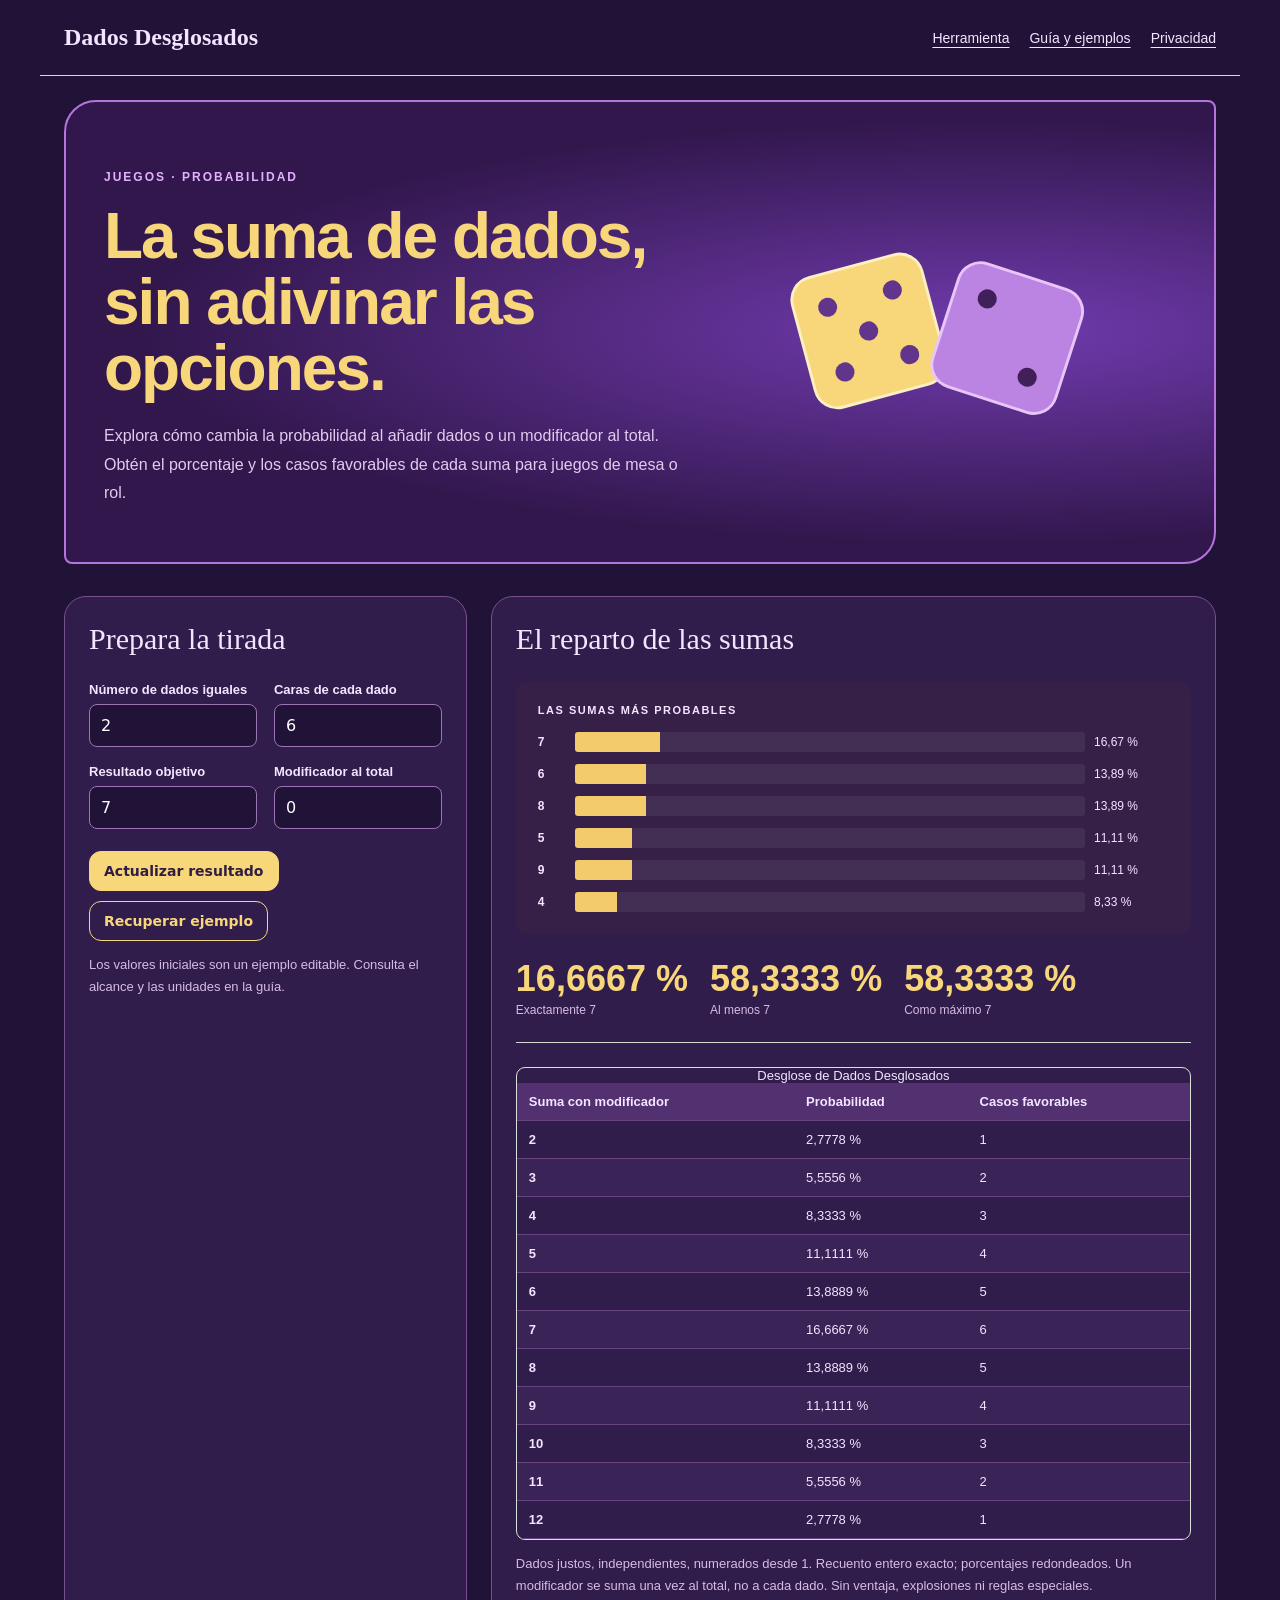
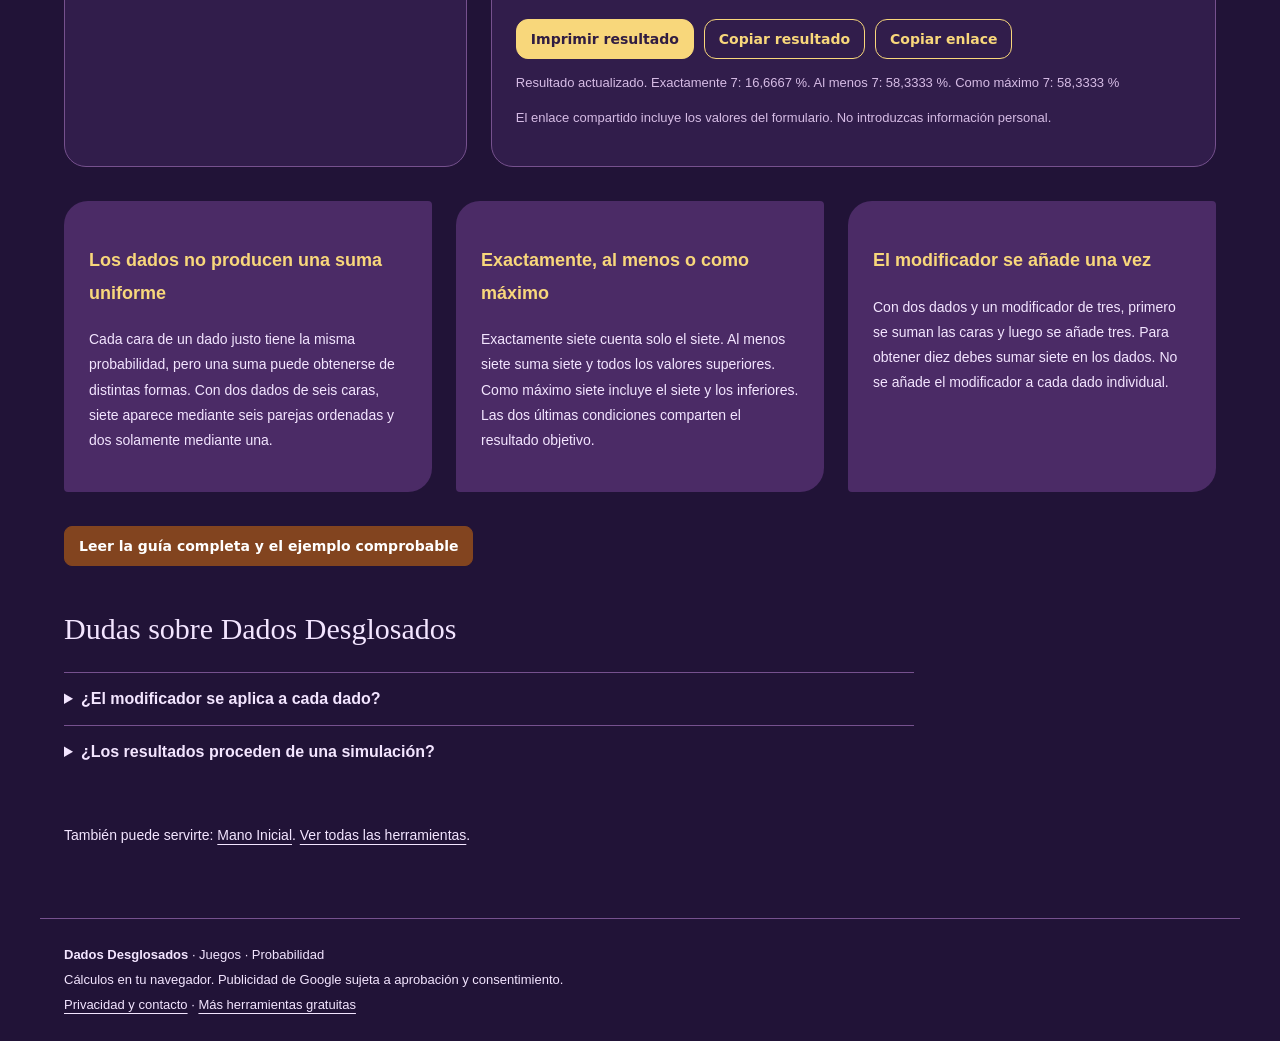
<file: index.html>
<!doctype html><html lang="es"><head><meta charset="utf-8"><meta name="viewport" content="width=device-width,initial-scale=1"><meta name="theme-color" content="#82441f"><title>Probabilidad de dados con modificador y distribución completa | Dados Desglosados</title><meta name="description" content="Calcula sumas exactas, mínimas y máximas de dados iguales con un modificador. Distribución completa y recuentos enteros, sin simulaciones aleatorias."><link rel="canonical" href="https://ilga25.github.io/dados-desglosados/"><link rel="icon" href="favicon.svg?v=20261021-identidad2" type="image/svg+xml"><link rel="stylesheet" href="style.css?v=20261021-identidad2"><style>:root{--accent:#82441f}</style><script async src="https://pagead2.googlesyndication.com/pagead/js/adsbygoogle.js?client=ca-pub-2632653491273997" crossorigin="anonymous"></script><script src="privacy-options.js?v=20261021-identidad2" defer></script><script src="math.js?v=20261021-identidad2" defer></script><script src="app.js?v=20261021-identidad2" defer></script><script id="tool-config" type="application/json">{"slug": "dados-desglosados", "name": "Dados Desglosados", "kind": "dice", "category": "Juegos · Probabilidad", "color": "#82441f", "title": "Probabilidad de dados con modificador y distribución completa", "description": "Calcula sumas exactas, mínimas y máximas de dados iguales con un modificador. Distribución completa y recuentos enteros, sin simulaciones aleatorias.", "hero": "La suma de dados, sin adivinar las opciones.", "intro": "Explora cómo cambia la probabilidad al añadir dados o un modificador al total. Obtén el porcentaje y los casos favorables de cada suma para juegos de mesa o rol.", "fields": [["count", "Número de dados iguales", 2, 1, 12, 1], ["sides", "Caras de cada dado", 6, 2, 20, 1], ["target", "Resultado objetivo", 7, -1000, 1000, 1], ["mod", "Modificador al total", 0, -100, 100, 1]], "guide": [["Los dados no producen una suma uniforme", "Cada cara de un dado justo tiene la misma probabilidad, pero una suma puede obtenerse de distintas formas. Con dos dados de seis caras, siete aparece mediante seis parejas ordenadas y dos solamente mediante una."], ["Exactamente, al menos o como máximo", "Exactamente siete cuenta solo el siete. Al menos siete suma siete y todos los valores superiores. Como máximo siete incluye el siete y los inferiores. Las dos últimas condiciones comparten el resultado objetivo."], ["El modificador se añade una vez", "Con dos dados y un modificador de tres, primero se suman las caras y luego se añade tres. Para obtener diez debes sumar siete en los dados. No se añade el modificador a cada dado individual."], ["Recuento entero, porcentaje redondeado", "La herramienta construye la distribución añadiendo un dado cada vez. Utiliza enteros de precisión arbitraria para contar casos y presenta porcentajes redondeados a cuatro decimales. No realiza tiradas aleatorias."], ["Reglas que no incluye", "Los dados deben tener el mismo número de caras y estar numerados de uno en adelante. No incluye dados sesgados, explosivos, rerolls, ventajas, desventajas o selección de los mejores resultados."], ["Ejemplo comprobable", "Dos dados de seis caras tienen 36 resultados ordenados. Exactamente siete son 6 de 36, aproximadamente 16,6667 %. Al menos siete son 21 de 36, aproximadamente 58,3333 %."]]}</script><script type="application/ld+json">{"@context": "https://schema.org", "@type": "WebApplication", "name": "Dados Desglosados", "url": "https://ilga25.github.io/dados-desglosados/", "description": "Calcula sumas exactas, mínimas y máximas de dados iguales con un modificador. Distribución completa y recuentos enteros, sin simulaciones aleatorias.", "inLanguage": "es", "operatingSystem": "Any", "applicationCategory": "UtilitiesApplication", "offers": {"@type": "Offer", "price": "0", "priceCurrency": "EUR"}}</script><meta property="og:type" content="website"><meta property="og:locale" content="es_ES"><meta property="og:url" content="https://ilga25.github.io/dados-desglosados/"><meta property="og:title" content="Probabilidad de dados con modificador y distribución completa | Dados Desglosados"><meta name="twitter:card" content="summary"><meta property="og:description" content="Calcula sumas exactas, mínimas y máximas de dados iguales con un modificador. Distribución completa y recuentos enteros, sin simulaciones aleatorias."></head><body class="theme-dice"><a href="#main" class="skip">Saltar al contenido</a><header><a href="./">Dados Desglosados</a><nav aria-label="Principal"><a href="./">Herramienta</a><a href="guia.html">Guía y ejemplos</a><a href="privacidad.html">Privacidad</a></nav></header><main id="main"><section class="hero"><div class="hero-copy"><p class="eyebrow">Juegos · Probabilidad</p><h1>La suma de dados, sin adivinar las opciones.</h1><p class="intro">Explora cómo cambia la probabilidad al añadir dados o un modificador al total. Obtén el porcentaje y los casos favorables de cada suma para juegos de mesa o rol.</p></div><div class="brand-art" aria-hidden="true"><svg viewBox="0 0 400 230"><g transform="rotate(-15 130 110)"><rect x="45" y="40" width="140" height="140" rx="24" fill="#f8d77b" stroke="#fcefc1" stroke-width="3"/><g fill="#61358c"><circle cx="80" cy="75" r="10"/><circle cx="150" cy="75" r="10"/><circle cx="115" cy="110" r="10"/><circle cx="80" cy="145" r="10"/><circle cx="150" cy="145" r="10"/></g></g><g transform="rotate(18 265 115)"><rect x="195" y="55" width="135" height="135" rx="24" fill="#bb83e2" stroke="#e9c6fa" stroke-width="3"/><g fill="#412059"><circle cx="230" cy="90" r="10"/><circle cx="295" cy="155" r="10"/></g></g></svg></div></section><div class="workspace"><section class="panel inputs"><h2>Prepara la tirada</h2><form id="form"><div class="fields"><label class="field">Número de dados iguales<input id="count" type="number" min="1" max="12" step="1" value="2" required></label><label class="field">Caras de cada dado<input id="sides" type="number" min="2" max="20" step="1" value="6" required></label><label class="field">Resultado objetivo<input id="target" type="number" min="-1000" max="1000" step="1" value="7" required></label><label class="field">Modificador al total<input id="mod" type="number" min="-100" max="100" step="1" value="0" required></label></div><div class="actions"><button type="submit">Actualizar resultado</button><button id="reset" class="secondary" type="button">Recuperar ejemplo</button></div></form><p class="small">Los valores iniciales son un ejemplo editable. Consulta el alcance y las unidades en la guía.</p></section><section class="panel output"><h2>El reparto de las sumas</h2><noscript>Activa JavaScript para utilizar la herramienta. La guía se puede consultar sin JavaScript.</noscript><p id="error" role="alert" hidden></p><div id="result"><div id="feature-viz"></div><div id="metrics" class="metrics"></div><div class="table-wrap"><table><caption>Desglose de Dados Desglosados</caption><thead><tr id="head-row"></tr></thead><tbody id="body-rows"></tbody></table></div><p id="note" class="small"></p></div><div class="actions"><button id="print" type="button">Imprimir resultado</button><button id="copy" type="button" class="secondary">Copiar resultado</button><button id="share" type="button" class="secondary">Copiar enlace</button></div><p id="feedback" role="status" class="small"></p><textarea id="copy-field" aria-label="Contenido para copiar" readonly hidden></textarea><p id="status" role="status" class="small"></p><p class="small share-note">El enlace compartido incluye los valores del formulario. No introduzcas información personal.</p></section></div><section class="cards"><article><h3>Los dados no producen una suma uniforme</h3><p>Cada cara de un dado justo tiene la misma probabilidad, pero una suma puede obtenerse de distintas formas. Con dos dados de seis caras, siete aparece mediante seis parejas ordenadas y dos solamente mediante una.</p></article><article><h3>Exactamente, al menos o como máximo</h3><p>Exactamente siete cuenta solo el siete. Al menos siete suma siete y todos los valores superiores. Como máximo siete incluye el siete y los inferiores. Las dos últimas condiciones comparten el resultado objetivo.</p></article><article><h3>El modificador se añade una vez</h3><p>Con dos dados y un modificador de tres, primero se suman las caras y luego se añade tres. Para obtener diez debes sumar siete en los dados. No se añade el modificador a cada dado individual.</p></article></section><p class="guide-link"><a class="button" href="guia.html">Leer la guía completa y el ejemplo comprobable</a></p><!-- EXTRA IDENTIDAD --><section class="faq-custom"><h2>Dudas sobre Dados Desglosados</h2><details><summary>¿El modificador se aplica a cada dado?</summary><p>No. Se aplica una sola vez después de sumar todos los dados.</p></details><details><summary>¿Los resultados proceden de una simulación?</summary><p>No. Se cuenta cada suma posible con enteros; solo los porcentajes mostrados están redondeados.</p></details></section><p class="related-tool">También puede servirte: <a href="https://ilga25.github.io/mano-inicial/">Mano Inicial</a>. <a href="https://ilga25.github.io/herramientas.html">Ver todas las herramientas</a>.</p><!-- FIN EXTRA IDENTIDAD --></main><footer><strong>Dados Desglosados</strong> · Juegos · Probabilidad<br>Cálculos en tu navegador. Publicidad de Google sujeta a aprobación y consentimiento.<br><a href="privacidad.html">Privacidad y contacto</a> · <a href="https://ilga25.github.io/herramientas.html">Más herramientas gratuitas</a><div><button type="button" id="privacy-options" class="secondary" hidden>Opciones de privacidad</button></div></footer></body></html>
</file>
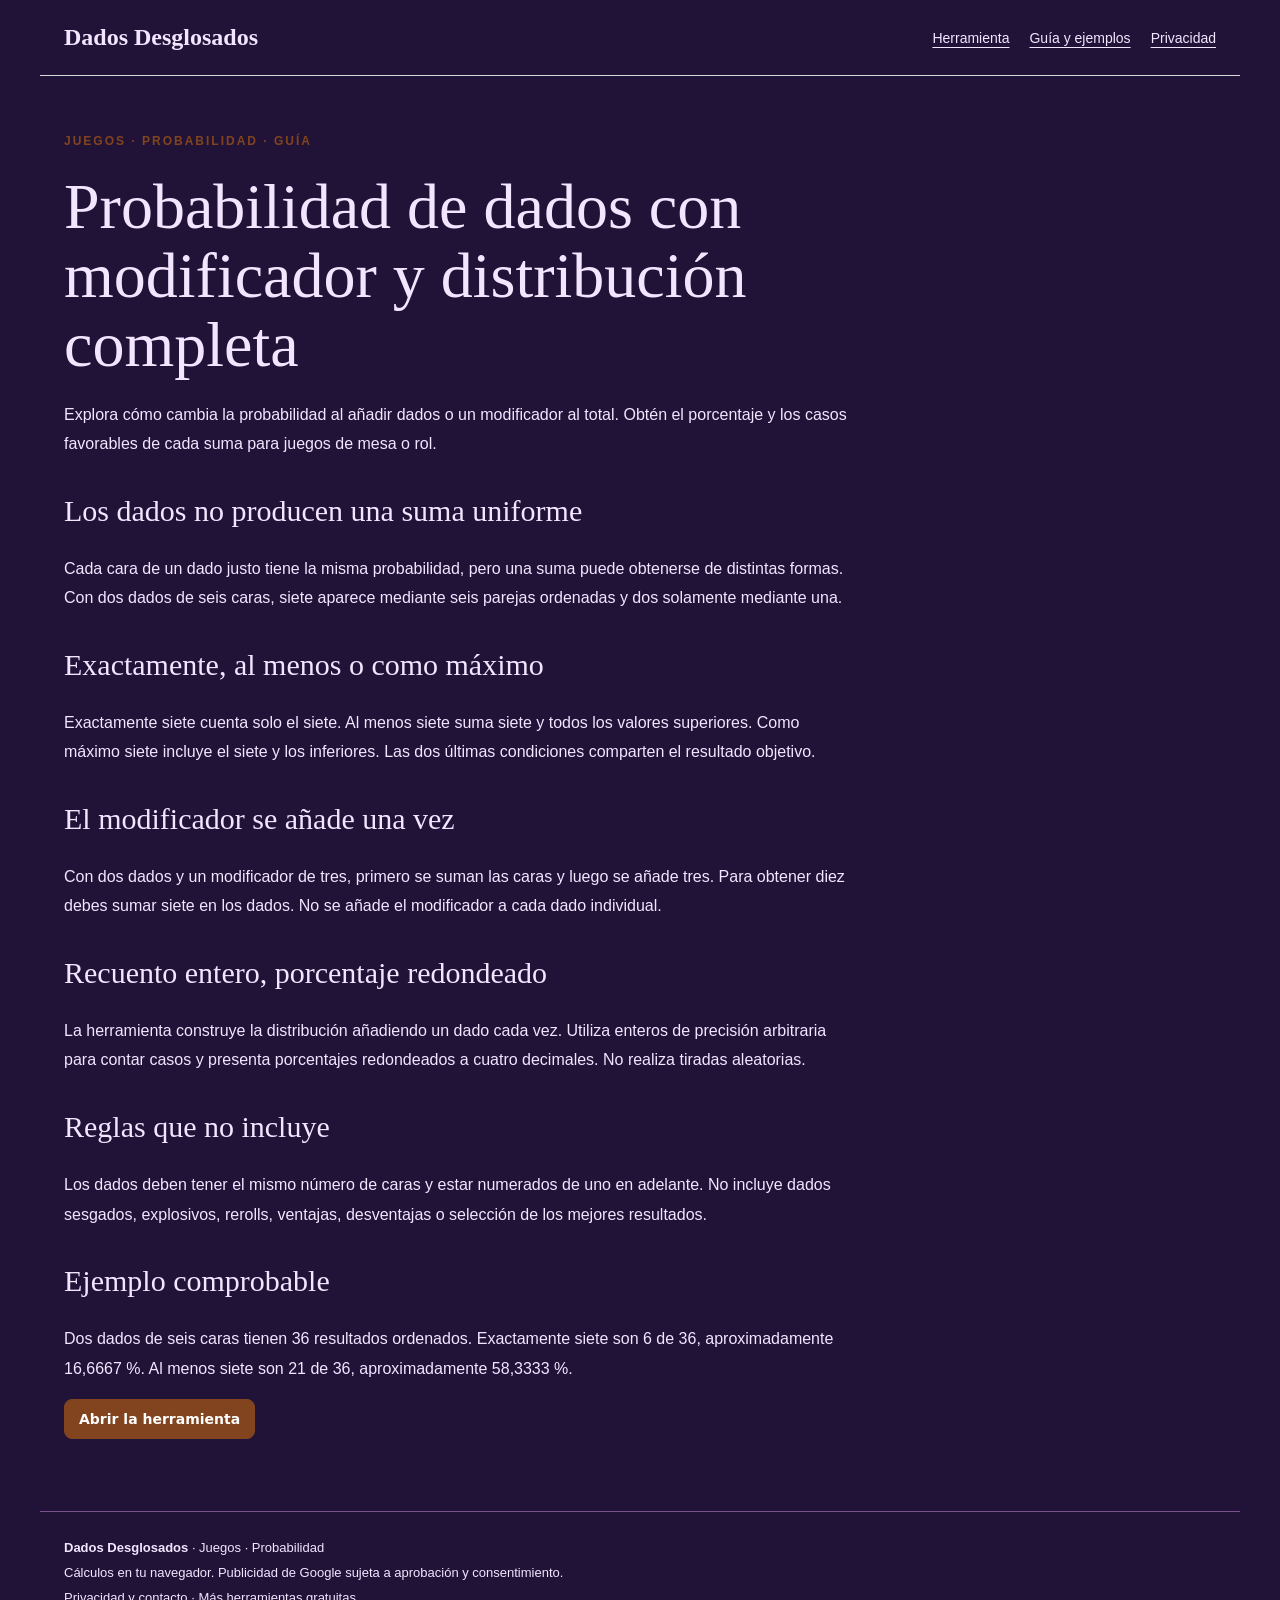
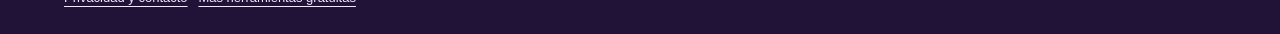
<file: guia.html>
<!doctype html><html lang="es"><head><meta charset="utf-8"><meta name="viewport" content="width=device-width,initial-scale=1"><meta name="theme-color" content="#82441f"><title>Guía y ejemplo de Dados Desglosados | Dados Desglosados</title><meta name="description" content="Método, unidades, ejemplo resuelto y límites de Dados Desglosados."><link rel="canonical" href="https://ilga25.github.io/dados-desglosados/guia.html"><link rel="icon" href="favicon.svg?v=20261021-identidad2" type="image/svg+xml"><link rel="stylesheet" href="style.css?v=20261021-identidad2"><style>:root{--accent:#82441f}</style><script async src="https://pagead2.googlesyndication.com/pagead/js/adsbygoogle.js?client=ca-pub-2632653491273997" crossorigin="anonymous"></script><script src="privacy-options.js?v=20261021-identidad2" defer></script><meta property="og:type" content="website"><meta property="og:locale" content="es_ES"><meta property="og:url" content="https://ilga25.github.io/dados-desglosados/guia.html"><meta property="og:title" content="Guía y ejemplo de Dados Desglosados | Dados Desglosados"><meta name="twitter:card" content="summary"><meta property="og:description" content="Método, unidades, ejemplo resuelto y límites de Dados Desglosados."></head><body class="theme-dice"><a href="#main" class="skip">Saltar al contenido</a><header><a href="./">Dados Desglosados</a><nav aria-label="Principal"><a href="./">Herramienta</a><a href="guia.html">Guía y ejemplos</a><a href="privacidad.html">Privacidad</a></nav></header><main id="main"><article class="reading"><p class="eyebrow">Juegos · Probabilidad · Guía</p><h1>Probabilidad de dados con modificador y distribución completa</h1><p>Explora cómo cambia la probabilidad al añadir dados o un modificador al total. Obtén el porcentaje y los casos favorables de cada suma para juegos de mesa o rol.</p><h2>Los dados no producen una suma uniforme</h2><p>Cada cara de un dado justo tiene la misma probabilidad, pero una suma puede obtenerse de distintas formas. Con dos dados de seis caras, siete aparece mediante seis parejas ordenadas y dos solamente mediante una.</p><h2>Exactamente, al menos o como máximo</h2><p>Exactamente siete cuenta solo el siete. Al menos siete suma siete y todos los valores superiores. Como máximo siete incluye el siete y los inferiores. Las dos últimas condiciones comparten el resultado objetivo.</p><h2>El modificador se añade una vez</h2><p>Con dos dados y un modificador de tres, primero se suman las caras y luego se añade tres. Para obtener diez debes sumar siete en los dados. No se añade el modificador a cada dado individual.</p><h2>Recuento entero, porcentaje redondeado</h2><p>La herramienta construye la distribución añadiendo un dado cada vez. Utiliza enteros de precisión arbitraria para contar casos y presenta porcentajes redondeados a cuatro decimales. No realiza tiradas aleatorias.</p><h2>Reglas que no incluye</h2><p>Los dados deben tener el mismo número de caras y estar numerados de uno en adelante. No incluye dados sesgados, explosivos, rerolls, ventajas, desventajas o selección de los mejores resultados.</p><h2>Ejemplo comprobable</h2><p>Dos dados de seis caras tienen 36 resultados ordenados. Exactamente siete son 6 de 36, aproximadamente 16,6667 %. Al menos siete son 21 de 36, aproximadamente 58,3333 %.</p><p><a class="button" href="./">Abrir la herramienta</a></p></article></main><footer><strong>Dados Desglosados</strong> · Juegos · Probabilidad<br>Cálculos en tu navegador. Publicidad de Google sujeta a aprobación y consentimiento.<br><a href="privacidad.html">Privacidad y contacto</a> · <a href="https://ilga25.github.io/herramientas.html">Más herramientas gratuitas</a><div><button type="button" id="privacy-options" class="secondary" hidden>Opciones de privacidad</button></div></footer></body></html>
</file>
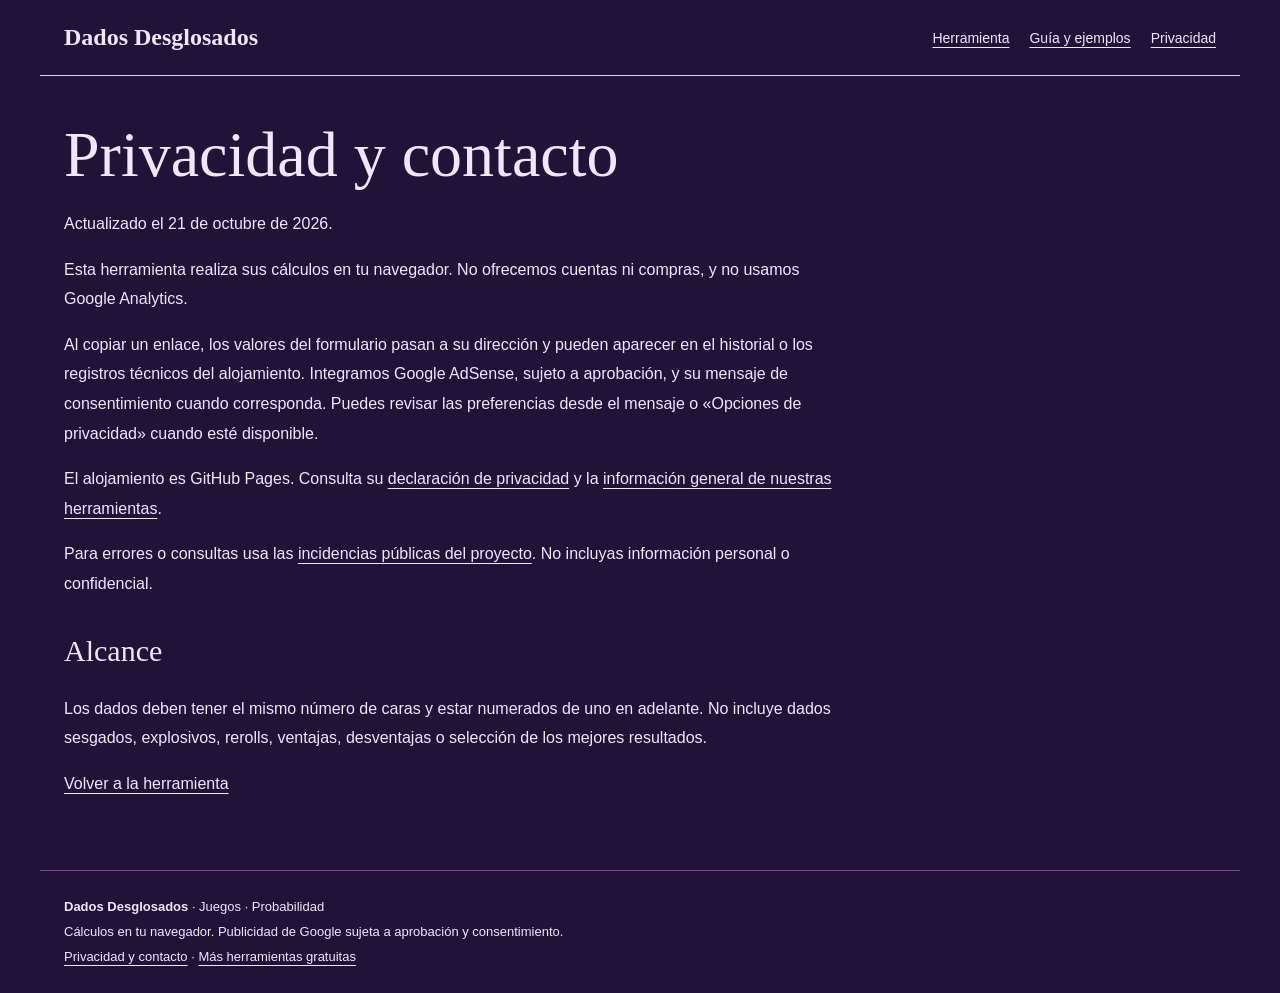
<file: privacidad.html>
<!doctype html><html lang="es"><head><meta charset="utf-8"><meta name="viewport" content="width=device-width,initial-scale=1"><meta name="theme-color" content="#82441f"><title>Privacidad y contacto | Dados Desglosados</title><meta name="description" content="Privacidad, alojamiento y contacto de Dados Desglosados."><link rel="canonical" href="https://ilga25.github.io/dados-desglosados/privacidad.html"><link rel="icon" href="favicon.svg?v=20261021-identidad2" type="image/svg+xml"><link rel="stylesheet" href="style.css?v=20261021-identidad2"><style>:root{--accent:#82441f}</style><meta property="og:type" content="website"><meta property="og:locale" content="es_ES"><meta property="og:url" content="https://ilga25.github.io/dados-desglosados/privacidad.html"><meta property="og:title" content="Privacidad y contacto | Dados Desglosados"><meta name="twitter:card" content="summary"><meta property="og:description" content="Privacidad, alojamiento y contacto de Dados Desglosados."></head><body class="theme-dice"><a href="#main" class="skip">Saltar al contenido</a><header><a href="./">Dados Desglosados</a><nav aria-label="Principal"><a href="./">Herramienta</a><a href="guia.html">Guía y ejemplos</a><a href="privacidad.html">Privacidad</a></nav></header><main id="main"><article class="reading"><h1>Privacidad y contacto</h1><p>Actualizado el 21 de octubre de 2026.</p><p>Esta herramienta realiza sus cálculos en tu navegador. No ofrecemos cuentas ni compras, y no usamos Google Analytics.</p><p>Al copiar un enlace, los valores del formulario pasan a su dirección y pueden aparecer en el historial o los registros técnicos del alojamiento. Integramos Google AdSense, sujeto a aprobación, y su mensaje de consentimiento cuando corresponda. Puedes revisar las preferencias desde el mensaje o «Opciones de privacidad» cuando esté disponible.</p><p>El alojamiento es GitHub Pages. Consulta su <a href="https://docs.github.com/site-policy/privacy-policies/github-general-privacy-statement">declaración de privacidad</a> y la <a href="https://ilga25.github.io/privacidad-herramientas.html">información general de nuestras herramientas</a>.</p><p>Para errores o consultas usa las <a href="https://github.com/ilga25/dados-desglosados/issues">incidencias públicas del proyecto</a>. No incluyas información personal o confidencial.</p><h2>Alcance</h2><p>Los dados deben tener el mismo número de caras y estar numerados de uno en adelante. No incluye dados sesgados, explosivos, rerolls, ventajas, desventajas o selección de los mejores resultados.</p><p><a href="./">Volver a la herramienta</a></p></article></main><footer><strong>Dados Desglosados</strong> · Juegos · Probabilidad<br>Cálculos en tu navegador. Publicidad de Google sujeta a aprobación y consentimiento.<br><a href="privacidad.html">Privacidad y contacto</a> · <a href="https://ilga25.github.io/herramientas.html">Más herramientas gratuitas</a></footer></body></html>
</file>
<file: style.css>
:root{font-family:system-ui,sans-serif;color:#253338;background:#f3f4ef;font-synthesis:none;--accent:#155e63}*{box-sizing:border-box}body{margin:0}a{color:inherit;text-underline-offset:4px}header,main,footer{max-width:1200px;margin:auto;padding:24px}header{display:flex;justify-content:space-between;align-items:center;gap:20px;border-bottom:1px solid #d5dcd7}header>a{font:700 24px Georgia,serif;text-decoration:none}nav{display:flex;flex-wrap:wrap;gap:20px;font-size:14px}.eyebrow{text-transform:uppercase;letter-spacing:2px;font-size:12px;color:var(--accent);font-weight:750;margin-top:30px}h1{font:clamp(40px,5vw,65px)/1.08 Georgia,serif;font-weight:400;max-width:900px;margin:20px 0}h2{font:30px/1.2 Georgia,serif}h3{font-size:18px}.intro{max-width:760px;line-height:1.8;color:#526265}.hero{position:relative;padding-right:70px}.badge{position:absolute;right:10px;top:15px;width:50px;height:50px;border:2px solid var(--accent);color:var(--accent);border-radius:50%;display:grid;place-items:center;font:24px Georgia,serif}.workspace{display:grid;grid-template-columns:minmax(300px,.75fr) minmax(430px,1.35fr);gap:24px;margin:32px 0}.panel{min-width:0;background:#fffefa;border:1px solid #d1dbd4;border-radius:16px;padding:24px}.panel h2{margin-top:0}.fields{display:grid;grid-template-columns:1fr 1fr;gap:17px}.field{font-size:13px;font-weight:650;display:block}.field input,.field select,.field textarea{display:block;width:100%;min-width:0;margin:7px 0 0;border:1px solid #9eaea5;border-radius:8px;background:white;font:16px system-ui;color:#253338;padding:11px}.field textarea{min-height:240px;resize:vertical;font:14px/1.6 ui-monospace,monospace}.text-field{grid-column:1/-1}input:focus,textarea:focus,button:focus-visible{outline:3px solid color-mix(in srgb,var(--accent) 35%,white);outline-offset:2px}.actions{display:flex;gap:10px;flex-wrap:wrap;margin-top:22px}button,.button{border:1px solid var(--accent);border-radius:8px;background:var(--accent);color:white;padding:11px 14px;font:600 14px system-ui;cursor:pointer;text-decoration:none;display:inline-block}button.secondary{background:transparent;color:var(--accent)}button:disabled{opacity:.45;cursor:default}.small{font-size:13px;line-height:1.7;color:#526265}.metrics{display:flex;flex-wrap:wrap;gap:22px;padding:0 0 24px;border-bottom:1px solid #d1dbd4;margin-bottom:24px}.metrics div{max-width:100%}.metrics strong{display:block;font:30px Georgia,serif;overflow-wrap:anywhere}.metrics span{font-size:12px;color:#526265}.table-wrap{overflow:auto;max-height:680px;border:1px solid #dae0da;border-radius:9px}table{border-collapse:collapse;width:100%;font-size:13px}th,td{border-bottom:1px solid #e0e6e0;padding:11px 12px;text-align:left;vertical-align:top}thead{background:#eef1e9;position:sticky;top:0}tbody th{font-weight:600}tbody tr:nth-child(even){background:#f8f9f4}td{white-space:pre-wrap;overflow-wrap:anywhere;max-width:500px}#error{background:#fbece3;color:#833e20;border-left:4px solid #af5b32;padding:18px;line-height:1.6}#copy-field{width:100%;min-height:100px;font:13px monospace}.reading{max-width:790px;line-height:1.85}.reading h2{margin-top:34px}.cards{display:grid;grid-template-columns:repeat(3,1fr);gap:24px;margin:34px 0}.cards article{border-top:2px solid var(--accent);padding-top:10px;font-size:14px;line-height:1.8}footer{border-top:1px solid #d5dcd7;margin-top:32px;font-size:13px;line-height:1.9}.skip{position:absolute;top:-100px}.skip:focus{top:10px;background:white;padding:14px;z-index:10}[hidden]{display:none!important}.prompt-tool .workspace{grid-template-columns:1fr}.prompt-tool .fields{grid-template-columns:1fr 1fr}.prompt-tool .text-field{grid-column:auto}.prompt-tool .table-wrap td:last-child{min-width:280px;max-width:750px;font-family:ui-monospace,monospace}.prompt-tool .table-wrap{max-height:800px}@media(max-width:850px){.workspace{grid-template-columns:1fr}.cards{grid-template-columns:1fr}.prompt-tool .fields{grid-template-columns:1fr}.hero{padding-right:0}.badge{display:none}header{align-items:flex-start;flex-direction:column}h1{font-size:43px}}@media(max-width:420px){header,main,footer{padding:18px}.panel{padding:17px}.fields{grid-template-columns:1fr}nav{gap:14px}}@media print{body{background:white}header,footer,.hero,.inputs,.actions,.small.share-note,.cards,#feedback,#copy-field,.guide-link{display:none}.workspace{display:block}.panel{border:0;padding:0}.table-wrap{max-height:none;overflow:visible;border:0}thead{position:static}tr{break-inside:avoid}table{font-size:10px}main{padding:0}.metrics strong{font-size:24px}}




/* IDENTIDAD PROPIA 2026-10-21 */

.hero-copy{min-width:0}.brand-art{min-width:0;align-self:center}.brand-art svg{display:block;width:100%;height:220px}.feature-strip{display:flex;flex-wrap:wrap;gap:12px;padding:20px 0;margin:16px 0 26px;border-block:1px solid currentColor}.feature-strip span{font-size:12px;font-weight:700;letter-spacing:.8px}.feature-strip a{color:inherit}#feature-viz{margin:0 0 24px;padding:22px;background:color-mix(in srgb,var(--accent) 7%,transparent);border-radius:12px}.viz-title{font-size:11px;font-weight:800;letter-spacing:1.5px;margin:0 0 16px}.viz-caption{font-size:12px;line-height:1.7}.stack{display:flex;height:35px;overflow:hidden;border:1px solid currentColor;border-radius:6px}.stack i{display:block;min-width:0}.viz-key{display:flex;gap:15px;flex-wrap:wrap;margin-top:15px;font-size:12px}.viz-key span{display:flex;align-items:center;gap:6px}.viz-key i{width:10px;height:10px;border-radius:50%}.round-path{display:flex;flex-wrap:wrap;gap:10px}.round-path span{display:flex;flex-direction:column;padding:14px;border:1px solid currentColor;font-size:12px}.round-path b{font-size:23px}.pool-lanes{display:grid;grid-template-columns:repeat(4,1fr);gap:5px;background:#1f9fb3;padding:12px;border:4px solid #91dce4}.pool-lanes span{display:flex;justify-content:space-between;padding:9px 5px;border-bottom:2px dashed #d8f4f1;font-size:12px;color:white;gap:6px}.pool-lanes em{font-style:normal}.minute-bars{display:grid;gap:8px}.minute-bars>div,.chance-bars>div{display:grid;grid-template-columns:35px 1fr 55px;align-items:center;gap:9px;font-size:12px}.minute-bars i,.chance-bars i{height:15px;background:linear-gradient(to right,var(--accent) var(--fill),#8a9a9c20 var(--fill));border-radius:3px}.chance-bars{display:grid;gap:12px}.chance-bars>div{grid-template-columns:28px 1fr 75px}.editor-legend{display:flex;gap:18px;font:12px ui-monospace,monospace;flex-wrap:wrap}.faq-custom{margin:45px 0;max-width:850px}.faq-custom details{padding:17px 0;border-top:1px solid currentColor}.faq-custom summary{font-weight:700;cursor:pointer}.faq-custom p{font-size:14px;line-height:1.8}.related-tool{font-size:14px;line-height:1.8;margin-top:25px}#feature-viz svg{width:100%;max-height:340px;display:block}header a,button{transition:transform .16s ease,background .16s ease}button:hover{transform:translateY(-1px)}@media(prefers-reduced-motion:reduce){*{transition:none!important;scroll-behavior:auto!important}}@media(max-width:800px){.hero{grid-template-columns:1fr!important;padding:24px!important}.brand-art svg{height:150px}.fields{grid-template-columns:1fr 1fr!important}.workspace{grid-template-columns:1fr!important}.inputs,.output{order:initial!important}.metrics{gap:18px}.hero h1{font-size:40px!important;letter-spacing:-1px!important}.pool-lanes{grid-template-columns:repeat(2,1fr)}.feature-strip{gap:10px}header{position:static!important}}@media(max-width:430px){.fields{grid-template-columns:1fr!important}.hero h1{font-size:35px!important}.hero{padding:20px!important}.panel{padding:18px!important}nav{gap:12px!important}}@media print{.brand-art,.feature-strip,.faq-custom,.related-tool{display:none!important}#feature-viz{break-inside:avoid;color:black!important;background:white!important}.stack{height:18px}body,.panel,.output,.inputs{background:white!important;color:black!important}.small,.viz-caption,.viz-title{color:black!important}}

@media(max-width:800px){.cards{grid-template-columns:1fr!important}.cards article{min-width:0;overflow-wrap:anywhere}.reading{max-width:100%}nav{flex-wrap:wrap!important}}

body{background:#211337;color:#f3e5ff;font-family:Arial,sans-serif}.hero{display:grid;grid-template-columns:1.3fr 1fr;gap:30px;background:radial-gradient(ellipse at 80% 50%,#713baf,#32174d 65%);padding:38px;border-radius:32px 8px 32px 8px;border:2px solid #b575dc}.hero h1{font:900 clamp(40px,5vw,65px)/1.03 Arial,sans-serif;letter-spacing:-2px;color:#f8d77b}.hero .eyebrow{color:#e3b1ff}.hero .intro{color:#e5caef}.panel{background:#311d4b;border:1px solid #76518e;border-radius:22px}.fields input{background:#211337;color:white;border-color:#9b75b3}.small,.metrics span{color:#d6bce5}.metrics strong{font:900 36px Arial,sans-serif;color:#f8d77b}.table-wrap thead{background:#533171}.table-wrap tbody tr:nth-child(even){background:#3a2356}th,td{border-color:#67447f}.chance-bars i{--accent:#f3ca6c;background:linear-gradient(to right,#f3ca6c var(--fill),#ffffff10 var(--fill));height:20px}.cards article{padding:25px;background:#4b2b66;border:0;border-radius:24px 4px 24px 4px}.cards h3{color:#f8d77b}button{--accent:#f8d77b;color:#301d42;border-radius:12px}.secondary{color:#f8d77b!important}.feature-strip,footer,.faq-custom details{border-color:#76518e}
@media print{thead,tbody tr:nth-child(even),th,td{background:white!important;color:black!important}.atelier-note,.workshop-strip,.gallery-note,.blueprint-note,#feature-viz{display:none!important}}
</file>
